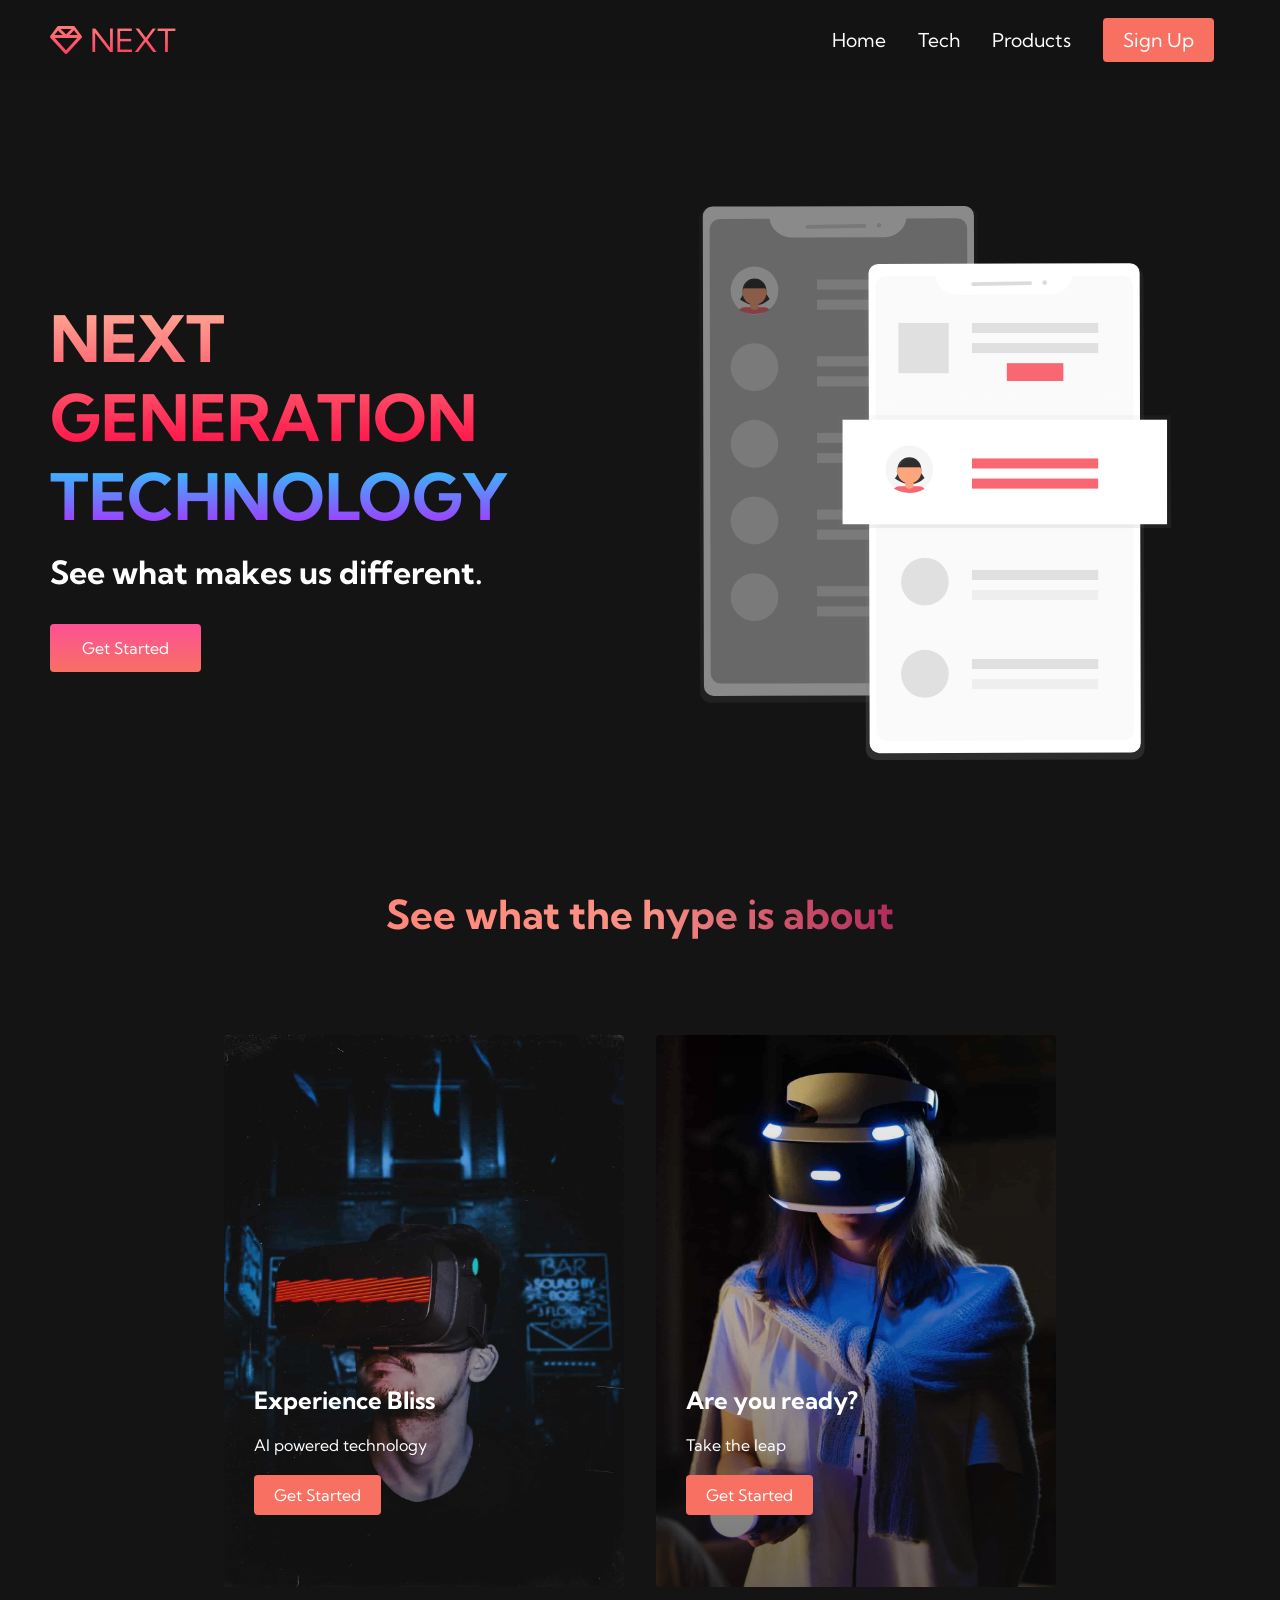
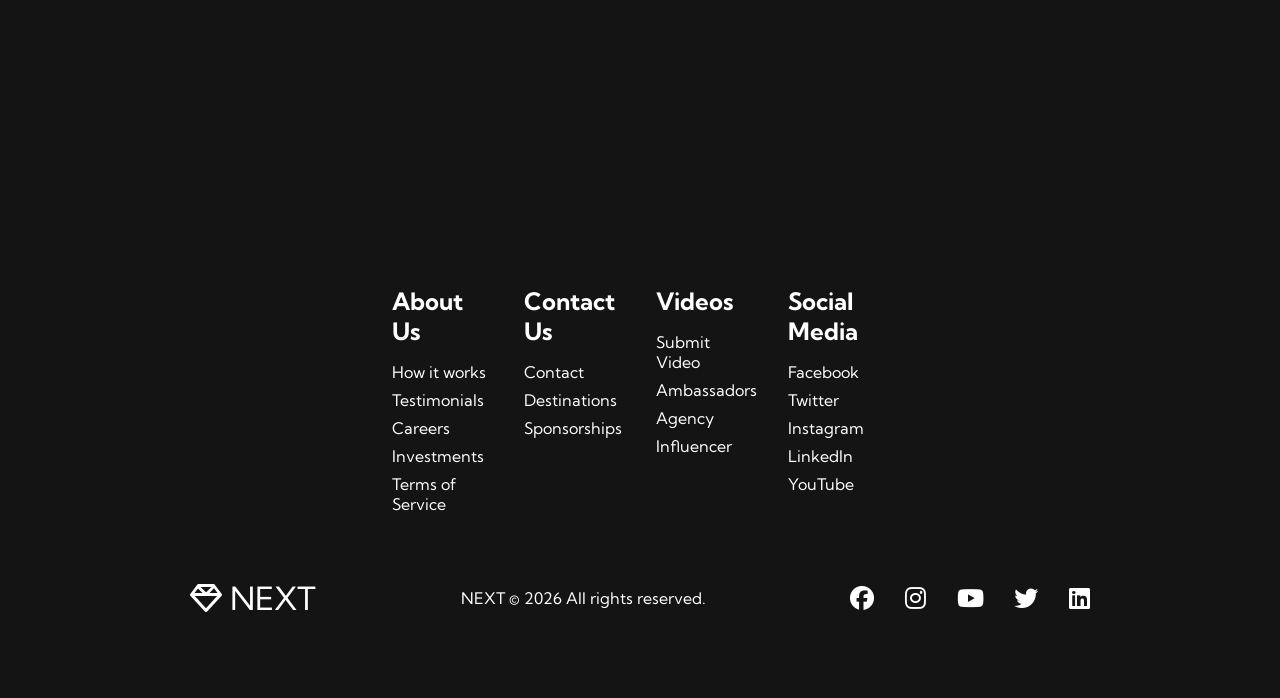
<file: index.html>
<!DOCTYPE html>
<html lang="en">
<head>
    <meta charset="UTF-8">
    <meta name="viewport" content="width=device-width, initial-scale=1.0">
    <title>Website</title>
    <link rel="stylesheet" href="styles.css">
    <link rel="stylesheet" href="https://cdnjs.cloudflare.com/ajax/libs/font-awesome/6.5.0/css/all.min.css"><!-- Font Awesome -->
    <!-- google font -->
    <link rel="preconnect" href="https://fonts.googleapis.com">
    <link rel="preconnect" href="https://fonts.gstatic.com" crossorigin>
    <link href="https://fonts.googleapis.com/css2?family=Kumbh+Sans:wght,YOPQ@600,300&display=swap" rel="stylesheet">
</head>
<body>
    <!-- Navbar section-->
    <!--Its a navbar container-->
    <nav class="navbar">
        <div class="navbar__container">
            <!--here is the logo, ideally should use image, but now its a String-->
            <!-- write a for tag and after that # and the id name and push tab, it will automaticall generate it (a#navbar__logo)-->
            <a href="" id="navbar__logo">
                <i class="fa-regular fa-gem"></i>NEXT</a> <!--i tag contains the fontawesome icon-->
            <!--.navbar__toggle#mobile-menu-->
            <div class="navbar__toggle" id="mobile-menu">
                <!--shift + alt + down arrow copy the line-->
                <span class="bar"></span>
                <span class="bar"></span>
                <span class="bar"></span>
            </div>
            <ul class="navbar__menu">
                <li class="navbar__item">
                    <a href="" class="navbar__links">
                    Home
                    </a>
                </li>
                <li class="navbar__item">
                    <a href="tech.html" class="navbar__links">
                    Tech
                    </a>
                </li>
                <li class="navbar__item">
                    <a href="" class="navbar__links">
                    Products
                    </a>
                </li>
                <li class="navbar__btn">
                    <a href="" class="button">
                    Sign Up
                    </a>
                </li>
            </ul>
        </div>
    </nav>

    <!-- Hero section -->
    <!-- A hero section is the large, prominent area at the top of a website’s homepage. 
    It usually includes a headline, a short description, and a call-to-action button. 
    The hero section is designed to grab visitors’ attention and quickly communicate the main message or value of the site.
    It often features a background image, video, or graphic.-->
    <div class="main">
        <div class="main__container">
            <div class="main__content">
                <h1>NEXT GENERATION</h1>
                <h2>TECHNOLOGY</h2>
                <p>See what makes us different.</p>
                <button class="main__btn">
                    <a href="">Get Started</a>
                </button>
            </div>
            <div class="main__img--container">
                <img src="images/pic1.svg" alt="pic" id="main__img"><!-- alt means alternative name of the picture. It will show if the image cannot be displayed -->
                <!-- pictures from https://undraw.co/--> <!-- you can add your collor at the side so the pictures will be alligned to it. Our color code is #FA6771-->
            </div>
        </div>

    </div>

    <!-- Service Section-->
    <div class="services">
        <h1>See what the hype is about</h1>
        <div class="services__container">
            <!--type .services__card and press tab to generate it-->
            <div class="services__card">
                <h2>Experience Bliss</h2>
                <p>AI powered technology</p>
                <button>Get Started</button>
            </div>
            <div class="services__card">
                <h2>Are you ready?</h2>
                <p>Take the leap</p>
                <button>Get Started</button>
            </div>
        </div>
    </div> 

    <!-- Footer section -->
    <div class="footer__container">
        <div class="footer__links">
            <div class="footer__link--wrapper">
                <div class="footer__link--items">
                    <h2>About Us</h2>
                    <a href="">How it works</a>
                    <a href="">Testimonials</a>
                    <a href="">Careers</a>
                    <a href="">Investments</a>
                    <a href="">Terms of Service</a>
                </div>
                <div class="footer__link--items">
                    <h2>Contact Us</h2>
                    <a href="">Contact</a>
                    <a href="">Destinations</a>
                    <a href="">Sponsorships</a>
                </div>
            </div>
            <div class="footer__link--wrapper">
                <div class="footer__link--items">
                    <h2>Videos</h2>
                    <a href="">Submit Video</a>
                    <a href="">Ambassadors</a>
                    <a href="">Agency</a>
                    <a href="">Influencer</a>
                </div>
                <div class="footer__link--items">
                    <h2>Social Media</h2>
                    <a href="">Facebook</a>
                    <a href="">Twitter</a>
                    <a href="">Instagram</a>
                    <a href="">LinkedIn</a>
                    <a href="">YouTube</a>
                </div>
            </div>
        </div>
        <div class="social__media">
            <div class="social__media--wrap">
                <div class="footer__logo">
                    <a href="/" id="footer__logo">
                    <i class="fa-regular fa-gem"></i>NEXT</a>
                </div>
                <p class="website__rights">NEXT © 2026 All rights reserved.</p>
                <div class="social__icons">
                    <a href="https://www.facebook.com/" class="social__icon--link" target="_blank"> <!-- it opens in a new tab -->
                    <i class="fab fa-facebook"></i></a>
                    <a href="https://www.instagram.com/" class="social__icon--link" target="_blank">
                    <i class="fab fa-instagram"></i></a>
                    <a href="https://www.youtube.com/" class="social__icon--link" target="_blank">
                    <i class="fab fa-youtube"></i></a>
                    <a href="https://www.twitter.com/" class="social__icon--link" target="_blank">
                    <i class="fab fa-twitter"></i></a>
                    <a href="https://www.linkedin.com/" class="social__icon--link" target="_blank">
                    <i class="fab fa-linkedin"></i></a>
            </div>
        </div>
    </div>

    <script src="app.js"></script>
</body>
</html>
</file>
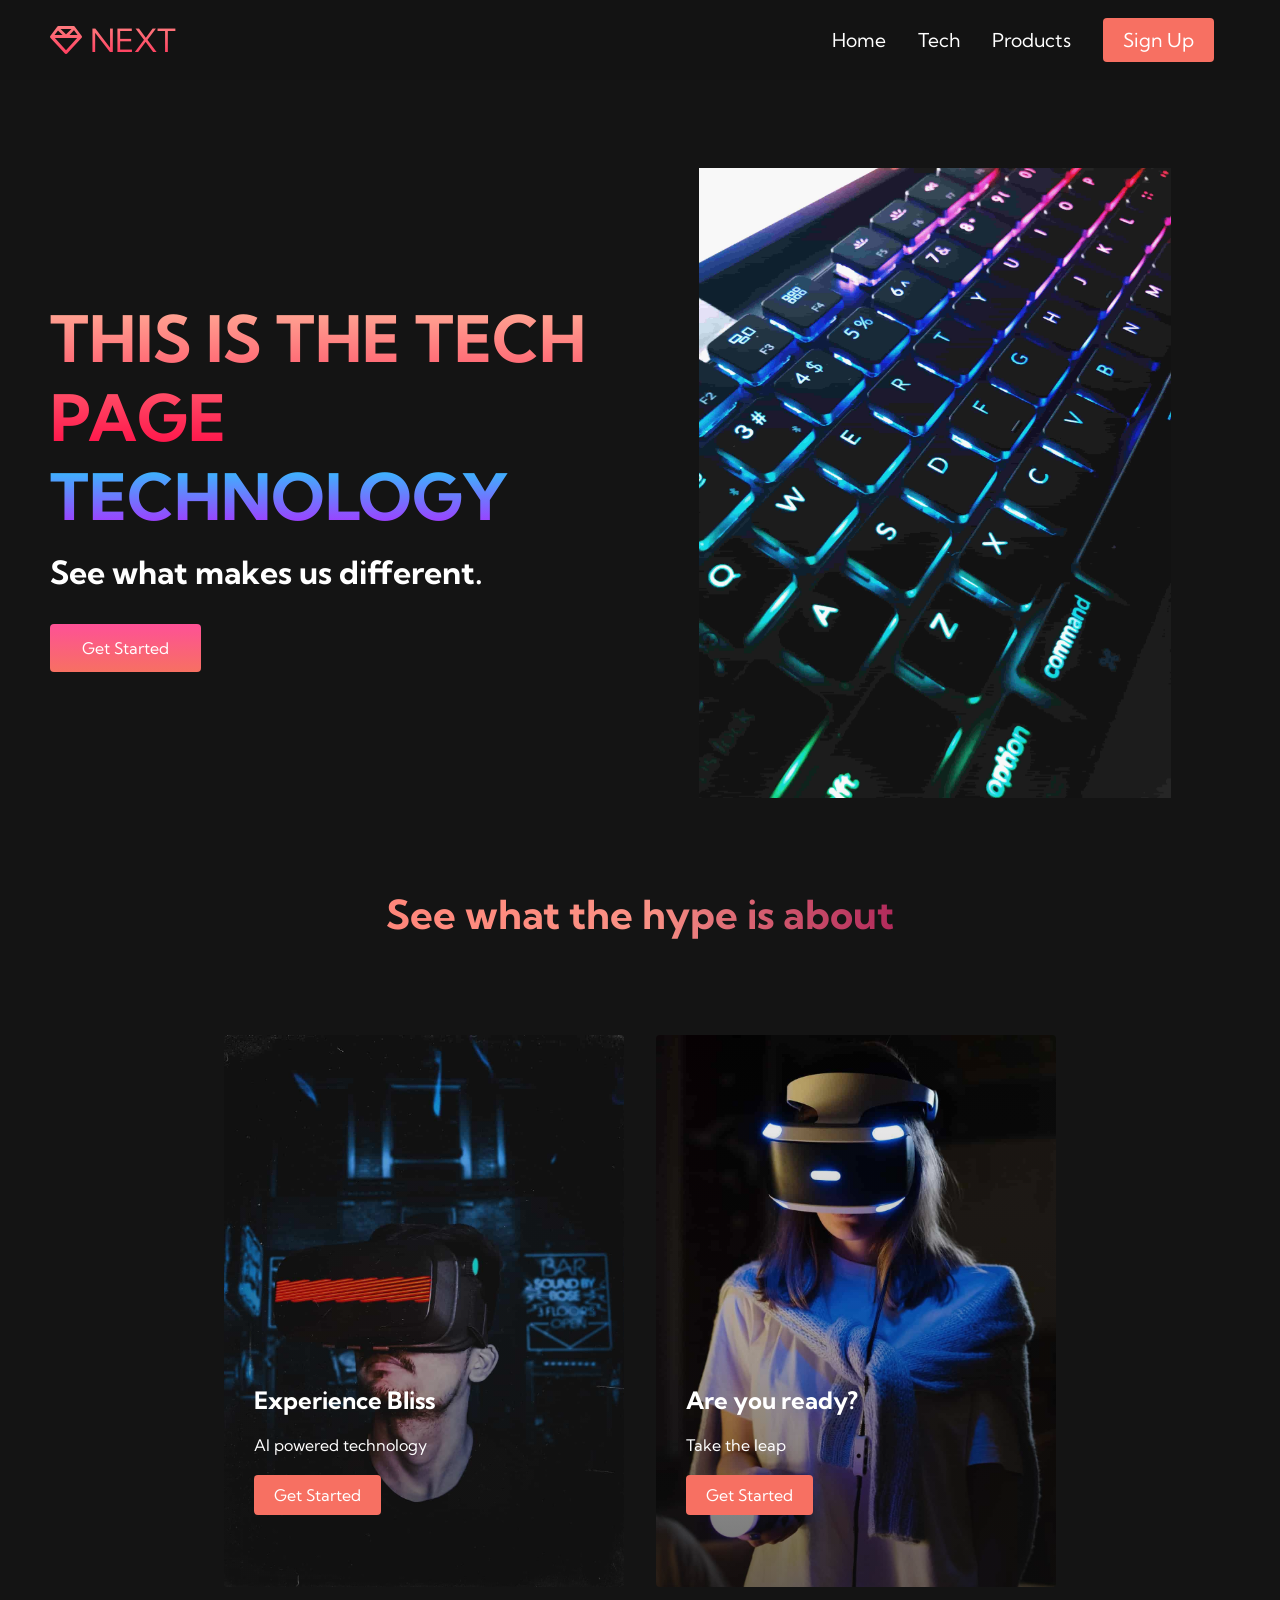
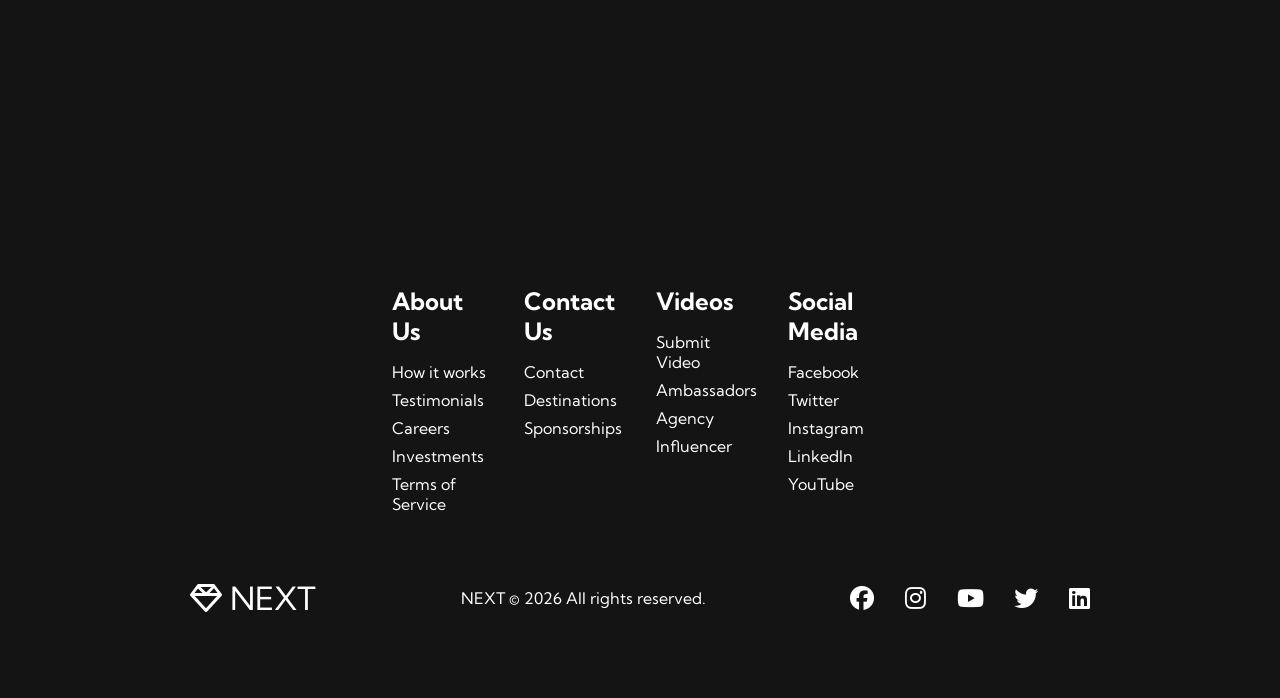
<file: tech.html>
<!DOCTYPE html>
<html lang="en">
<head>
    <meta charset="UTF-8">
    <meta name="viewport" content="width=device-width, initial-scale=1.0">
    <title>Website</title>
    <link rel="stylesheet" href="styles.css">
    <link rel="stylesheet" href="https://cdnjs.cloudflare.com/ajax/libs/font-awesome/6.5.0/css/all.min.css"><!-- Font Awesome -->
    <!-- google font -->
    <link rel="preconnect" href="https://fonts.googleapis.com">
    <link rel="preconnect" href="https://fonts.gstatic.com" crossorigin>
    <link href="https://fonts.googleapis.com/css2?family=Kumbh+Sans:wght,YOPQ@600,300&display=swap" rel="stylesheet">
</head>
<body>
    <!-- Navbar section-->
    <!--Its a navbar container-->
    <nav class="navbar">
        <div class="navbar__container">
            <!--here is the logo, ideally should use image, but now its a String-->
            <!-- write a for tag and after that # and the id name and push tab, it will automaticall generate it (a#navbar__logo)-->
            <a href="index.html" id="navbar__logo">
                <i class="fa-regular fa-gem"></i>NEXT</a> <!--i tag contains the fontawesome icon-->
            <!--.navbar__toggle#mobile-menu-->
            <div class="navbar__toggle" id="mobile-menu">
                <!--shift + alt + down arrow copy the line-->
                <span class="bar"></span>
                <span class="bar"></span>
                <span class="bar"></span>
            </div>
            <ul class="navbar__menu">
                <li class="navbar__item">
                    <a href="index.html" class="navbar__links">
                    Home
                    </a>
                </li>
                <li class="navbar__item">
                    <a href="tech.html" class="navbar__links">
                    Tech
                    </a>
                </li>
                <li class="navbar__item">
                    <a href="" class="navbar__links">
                    Products
                    </a>
                </li>
                <li class="navbar__btn">
                    <a href="" class="button">
                    Sign Up
                    </a>
                </li>
            </ul>
        </div>
    </nav>

    <!-- Hero section -->
    <!-- A hero section is the large, prominent area at the top of a website’s homepage. 
    It usually includes a headline, a short description, and a call-to-action button. 
    The hero section is designed to grab visitors’ attention and quickly communicate the main message or value of the site.
    It often features a background image, video, or graphic.-->
    <div class="main">
        <div class="main__container">
            <div class="main__content">
                <h1>THIS IS THE TECH PAGE</h1>
                <h2>TECHNOLOGY</h2>
                <p>See what makes us different.</p>
                <button class="main__btn">
                    <a href="">Get Started</a>
                </button>
            </div>
            <div class="main__img--container">
                <img src="images/pic2_compressed_10.jpg" alt="pic" id="main__img"><!-- alt means alternative name of the picture. It will show if the image cannot be displayed -->
                <!-- pictures from https://undraw.co/--> <!-- you can add your collor at the side so the pictures will be alligned to it. Our color code is #FA6771-->
            </div>
        </div>

    </div>

    <!-- Service Section-->
    <div class="services">
        <h1>See what the hype is about</h1>
        <div class="services__container">
            <!--type .services__card and press tab to generate it-->
            <div class="services__card">
                <h2>Experience Bliss</h2>
                <p>AI powered technology</p>
                <button>Get Started</button>
            </div>
            <div class="services__card">
                <h2>Are you ready?</h2>
                <p>Take the leap</p>
                <button>Get Started</button>
            </div>
        </div>
    </div> 

    <!-- Footer section -->
    <div class="footer__container">
        <div class="footer__links">
            <div class="footer__link--wrapper">
                <div class="footer__link--items">
                    <h2>About Us</h2>
                    <a href="">How it works</a>
                    <a href="">Testimonials</a>
                    <a href="">Careers</a>
                    <a href="">Investments</a>
                    <a href="">Terms of Service</a>
                </div>
                <div class="footer__link--items">
                    <h2>Contact Us</h2>
                    <a href="">Contact</a>
                    <a href="">Destinations</a>
                    <a href="">Sponsorships</a>
                </div>
            </div>
            <div class="footer__link--wrapper">
                <div class="footer__link--items">
                    <h2>Videos</h2>
                    <a href="">Submit Video</a>
                    <a href="">Ambassadors</a>
                    <a href="">Agency</a>
                    <a href="">Influencer</a>
                </div>
                <div class="footer__link--items">
                    <h2>Social Media</h2>
                    <a href="">Facebook</a>
                    <a href="">Twitter</a>
                    <a href="">Instagram</a>
                    <a href="">LinkedIn</a>
                    <a href="">YouTube</a>
                </div>
            </div>
        </div>
        <div class="social__media">
            <div class="social__media--wrap">
                <div class="footer__logo">
                    <a href="/" id="footer__logo">
                    <i class="fa-regular fa-gem"></i>NEXT</a>
                </div>
                <p class="website__rights">NEXT © 2026 All rights reserved.</p>
                <div class="social__icons">
                    <a href="/" class="social__icon--link" target="_blank"> <!-- it opens in a new tab -->
                    <i class="fab fa-facebook"></i></a>
                    <a href="/" class="social__icon--link" target="_blank">
                    <i class="fab fa-instagram"></i></a>
                    <a href="/" class="social__icon--link" target="_blank">
                    <i class="fab fa-youtube"></i></a>
                    <a href="/" class="social__icon--link" target="_blank">
                    <i class="fab fa-twitter"></i></a>
                    <a href="/" class="social__icon--link" target="_blank">
                    <i class="fab fa-linkedin"></i></a>
            </div>
        </div>
    </div>

    <script src="app.js"></script>
</body>
</html>
</file>
<file: styles.css>
* {
    box-sizing: border-box;
    margin: 0;
    padding: 0;
    /*Need declare it to automatically fill out for us*/
    font-family: 'Kumbh Sans', sans-serif;
}

.navbar {
    background: #131313;
    height: 80px;
    display: flex; /*It will put navbar element onto a row*/
    justify-content: center;
    align-items: center;
    font-size: 1.2rem; /*1rem = 16pixel*/
    position: sticky;
    top: 0;
    z-index: 999;/*like 3dimensions like stacking, 999 means itt will always above every other part of the website's content. Its not being covered by anything*/
 }

 .navbar__container {
    display: flex; /*The logo NEXT moved to the side*/
    justify-content: space-between;/*it will see on mobile phone*/
    height: 80px;
    z-index: 1; /*make above of everything*/
    width: 100%; /*itt separate the nav items and the logos to the two corner/side ot the pages*/
    max-width: 1300px;
    margin: 0 auto ; /*first value is the top, second is right, bottom, left if you use 0 0 0 0 definitin. If you use two parameter the the first is top and bottom, second is left/right*/
    padding: 0 50px; /*same as above*/
 }

 /*use # because it is a logo*/
#navbar__logo {
    background-color: #ff8177; /*we have a linear gradient but in case it failed at lease we have something*/
    background-image: linear-gradient(to top, #ff0844 0%, #ffb199 100%); /*first 0 percent comma, second collor 100% so it create a little gradient effect on background color*/
    background-size: 100%;
    -webkit-background-clip: text; /*the background color will dissapear*/
    -moz-background-clip: text;
    -webkit-text-fill-color: transparent;
    -moz-text-fill-color: transparent;
    display: flex;
    align-items: center;/*move logo in center positin inside the nav colored line*/
    cursor: pointer; /*It create a little hand simbole if you hover over it*/
    text-decoration: none; /*get rid of the underline, because its an a tag that why there is an underline*/
    font-size: 2rem;
}

/*It the actual icon style*/
.fa-gem {
    margin-right: 0.5rem;
}

.navbar__menu {
    display: flex; /*It put the list element int a one row*/
    align-items: center;
    list-style: none; /*Itt will separate the list element -> nem csusznak egymasba*/
    text-align: center;
}

.navbar__item {
    height: 80px;
}

.navbar__links {
    color: #fff;
    display: flex;
    align-items: center;
    justify-content: center;
    text-decoration: none; /*remove underline (because it is an a tag)*/
    padding: 0 1rem;
    height: 100%; /*I think it fills the space, so thats why it posotioned in center position. CHECK IT!*/
}

.navbar__btn {
    display: flex;
    justify-content: center;
    align-items: center;
    padding: 0 1rem;
    width: 100%;
}

.button {
    display: flex;
    justify-content: center;
    align-items: center;
    text-decoration: none;
    padding: 10px 20px;
    height: 100%;
    width: 100%;
    border: none;
    outline: none;
    border-radius: 4px;
    background: #f77062;
    color: #fff; /*text color*/
}

/*define hover effect*/
.button:hover {
    background: #4837ff;
    transition: all 0.3s ease; /*With ease the transition will be smooth*/
}

.navbar__links:hover {
    color: #f77062;
    transition: all 0.3s ease; /*With ease the transition will be smooth*/
}

/*---- mobile responseve part ----*/

/*It triggers at 960px*/
@media screen and (max-width: 960px) {
    .navbar__container {
        display: flex;
        justify-content: space-between;
        height: 80;
        z-index: 1; /*make above of everything*/
        width: 100%;
        max-width: 1300px;
        padding: 0;
    }

    /*This is the mobile menu bars which appear when the windows size is mobile device sized (belowe our minimum settings)*/
    .navbar__menu {
        display: grid;
        grid-template-columns: auto;
        margin: 0;
        width: 100%;
        position: absolute; /*CHECK IT, it put the menu items center but check it*/
        top: -1000px; /*The animation coming from the top and because big negativ number it ensures that it will never seen. When we click it set the top back to the value where we can see it*/
        opacity: 0; /*0 because we dont want to see it*/
        transition: all 0.5s ease;
        height: 50vh; /*viewport height*/
        z-index: -1; /*that way i should be able to click on the icon to trigger this*/
        background: #131313;
    }

    /*JavaScript to trigger this*/
    .navbar__menu.active {
        background: #131313;
        top: 100%; /*This value essentially show the entire active menu*/
        opacity: 1; /*so we will see it*/
        transition: all 0.5s ease;
        z-index: 99;
        height: 50vh;
        font-size: 1.6rem;
    }

    #navbar__logo {
        padding-left: 25px;
    }

    /*check why need white space befor .bar*/
    .navbar__toggle .bar {
        width:25px;
        height: 3px;
        margin: 5px auto;
        transition: all 0.3s ease-in-out;
        background: #fff;
    }

    .navbar__item {
        width: 100%;
    }

    .navbar__links {
        text-align: center;
        padding: 2rem;
        width: 100%;
        display: table;
    }

    /*# means id*/
    #mobile-menu {
        position: absolute;
        top: 25%;
        right: 5%;
        transform: translate(5%, 20%);
    }

    .navbar__btn {
        padding-bottom: 2rem;
    }

    .button {
        display: flex;
        justify-content: center;
        align-items: center;
        width: 80%;
        height: 80px;
        margin: 0;
    }

    .navbar__toggle .bar {
        display: block;
        cursor: pointer;
    }

    /*nth-child(2) means its targets the second child*/
    #mobile-menu.is-active .bar:nth-child(2) {
        opacity: 0; /*its mean we dont want to see it at all*/
    }

    /*we want to target the top bar so its 1*/
    #mobile-menu.is-active .bar:nth-child(1) {
        transform: translateY(8px) rotate(45deg);
    }

    /*we want to target the third bar now*/
    #mobile-menu.is-active .bar:nth-child(3) {
        transform: translateY(-8px) rotate(-45deg);
    }

}


/*Hero Section CSS*/
.main {
    background-color: #141414;
}

.main__container {
    display: grid;
    grid-template-columns: 1fr 1fr; /*it means we have two column and they will take the same space*/
    align-items: center;
    justify-self: center; /*check it*/
    margin: 0 auto;
    height: 90vh;
    background-color: #141414;
    z-index: 1;
    width: 100%;
    max-width: 1300px;
    padding: 0 50px; /*top and bottom 0, left and right 50px*/
}

.main__content h1 {
    font-size: 4rem;
    background-color: #ff8177;
    background-image: linear-gradient(to top, #ff0844 0%, #ffb199 100%);
    background-color: 100%;
    -webkit-background-clip: text; /*the background color will dissapear*/
    -moz-background-clip: text;
    -webkit-text-fill-color: transparent;/*It will make the text transparent and show the background color*/
    -moz-text-fill-color: transparent;
}

.main__content h2 {
    font-size: 4rem;
    background-color: #ff8177;
    background-image: linear-gradient(to top, #b721ff 0%, #21d4fd 100%);
    background-color: 100%;
    -webkit-background-clip: text; /*the background color will dissapear*/
    -moz-background-clip: text;
    -webkit-text-fill-color: transparent;/*It will make the text transparent and show the background color*/
    -moz-text-fill-color: transparent;
}

.main__content p {
    margin-top: 1rem;
    font-size: 2rem;
    font-weight: 700;
    color: #fff;
}

.main__btn {
    font-size: 1rem;
    background-image: linear-gradient(to top, #f77062 0%, #fe5196 100%); /*check it*/
    padding: 14px 32px;
    border: none;
    border-radius: 4px;
    color: #fff;
    margin-top: 2rem;
    cursor: pointer;
    position: relative;/*check it*/
    transition: all 0.3s;/*check it*/
    outline: none;/*check it*/
}

/*Check this hover effect*/
.main__btn a {
    /*we are doing little hover effects*/
    position: relative;/*check it*/
    z-index: 2;
    color: #fff;
    text-decoration: none; /*it removes the underline*/
}

.main__btn:after {
    position: absolute;
    content: ''; /*when you see the hover effects like nothing there except what the color is */
    top: 0;
    left: 0;
    width: 0;
    height: 100%;
    background: #4837ff;
    transition: all 0.3s;
    border-radius: 4px;
}

.main__btn:hover {
    color:#fff;
}

.main__btn:hover:after {
    width: 100%;
}

.main__img--container {
    text-align: center;
}

#main__img {
    height: 80%;
    width: 80%; 
}

/*--- Mobile responsive*/
@media screen and (max-width: 768px) {
    /*lets target the main container*/
    .main__container {
        display: grid;
        grid-template-columns: auto;
        align-items: center;
        justify-self: center;
        width: 100%;
        margin: 0 auto;
        /*height: 90vh;*/
        height: auto;/**/
    }

    .main__content {
        text-align: center;
        margin-bottom: 4rem;
    }

    .main__content h1 {
        font-size: 2.5rem;
        margin-top: 2rem;
    }

    .main__content h2 {
        font-size: 3rem;
    }

    .main__content p {
        margin-top: 1rem;
        font-size: 1.5rem;
    }
 
}

@media screen and (max-width: 480px) {/*media query*/
   .main__content h1 {
        font-size: 2rem;
        margin-top: 3rem;
    }

    .main__content h2 {
        font-size: 2rem;
    }

    .main__content p {
        margin-top: 2rem;
        font-size: 1.5rem;
    }

    .main__btn {
        padding: 12px 36px;
        margin: 2.5rem 0; /*2.5rem by 0*/
    }
}

/*Service Section CSS*/
.services {
    background: #141414;
    display: flex;
    flex-direction: column;/*It will organize the child elements in a column*/
    align-items: center;
    min-height: 100vh; /*view port height*/
    /*The issue is on the .services section which has height: 100vh — a fixed height equal to the viewport. 
    When the screen is wide enough to display the cards side by side, the total content height (heading + large 552px cards + margins) can exceed that fixed height, causing the content to overflow outside the dark #141414 background. 
    The white body background then shows through at the bottom.
    Solution:
    min-height: 100vh means the section is at least full viewport height, 
    but grows taller if the content needs more space — so the dark background always covers the content fully.
    */
}

.services h1 {
    background-color: #ff8177;
    background-image: linear-gradient(
        to right, 
        #ff8177 0%, 
        #ff867a 0%, 
        #ff8c7f 21%,
        #f99185 52%, 
        #cf556c 78%, 
        #b12a5b 100%
    ); /*It provides the gradient effect (color transition)*/
    background-size: 100%; /*check it*/
    margin-bottom: 5rem;
    font-size: 2.5rem;
    -webkit-background-clip: text; /*the background color will dissapear*/
    -moz-background-clip: text;
    -webkit-text-fill-color: transparent;/*It will make the text transparent and show the background color*/
    -moz-text-fill-color: transparent;
}

.services__container {
    display: flex; /*check it. Itt will provide a flexible layout so when you increase the screen size the cards will be
    card should be next to each other (side by side). When you decrease it they should position themselves in a column*/
    justify-content: center;
    flex-wrap: wrap;
}

/*pictures from https://www.pexels.com/ It is a free stock photo and video website */

.services__card {
    margin: 1rem;
    height: 552px;
    width: 400px;
    border-radius: 4px;

    /*Esentially it is a linear gradient on the background to make it little darker, becase when it is to bright when I 
    had a text that you couldn't even read. So it is doing this effect */
    background-image: linear-gradient(
        to bottom, rgba(0,0,0,0) 0%, rgba(17, 17, 17, 0.6) 100%
        ),
        url('images/pic3_reducedSizeAndCompressed30.jpg'); /*the second part is the actual image*/
    background-size: cover; /*it will cover the entire card*/ 
    position: relative; /*I want to make sure I can position the text where I want it*/
    color: #fff;
    /*All child elements that don't have their own color rule will "bubble up" and use the parent's white color. 
    It's a shorthand way to set a default text color for all content inside the card without targeting each element individually.
    The color property in CSS is inherited by default. This means any text elements (<p>, <h2>, <span>, etc.) nested inside .services__card will automatically inherit color: #fff from their parent, unless they define their own color value*/
}

.services__card:nth-child(2) {
     background-image: linear-gradient(
        to bottom, rgba(0,0,0,0) 0%, rgba(17, 17, 17, 0.6) 100%
    ),
        /*url('/images/pic4.jpg'); this is absolute path which work only locally. Use relative path instead*/
    url('images/pic4_reducedSizeAndCompressedTo30.jpg');   
}

.services h2 {
    position: absolute;
    top: 350px;
    left: 30px;
}

.services p {
    position: absolute; /*check absolute positioning*/
    top: 400px;
    left: 30px;
}

.services__card button {
    color: #fff;
    padding: 10px 20px;
    border: none;
    outline: none; /* is the border-like ring that browsers draw outside the element's border when it receives focus (e.g., when you click a button or tab to it with the keyboard).
    removes that default browser focus ring.*/
    /*
    Accessibility warning: Removing the outline can be harmful for keyboard users who rely on the visible focus indicator to know which element is selected. A better practice is to only hide it for mouse users:
    .services__card button:focus:not(:focus-visible) {
    outline: none;
    }
    This removes the outline on mouse click, but keeps it for keyboard navigation.
    */
    border-radius: 4px;
    background: #f77062;
    position: absolute;
    top: 440px;
    left: 30px;
    font-size: 1rem;
    cursor: pointer;
}

/*hover over effects*/
.services__card:hover {
    /*This is going to scale it to increase the card size when you hover over it*/
    transform: scale(1.075);
    transition: 0.2s ease-in; /*check it*/
    cursor: pointer;
}

@media screen and (max-width: 960px){
    .services {
        height: 1600px; /*cards will have enough space to stack vertically when the screen is narrower, 
        so they don't overflow
        Without this, the cards would overflow outside the section's background*/
    }

    .services h1 {
        font-size: 2rem;/*shrinks the heading slightly to fit a narrower screen*/
        margin-top: 12rem;/*.services h1 pushes the heading down within the services section, 
        which visually increases the gap between the bottom of .main__container (the hero section) and the services heading*/
    }
}

@media screen and (max-width: 480) {
    .services {
        height: 1400px;
    }

    .services h1 {
        font-size: 1.2rem;
        margin-top: 8rem;
    }

    .services__card {
        width: 300px;
    }
}

/*Footer section CSS*/
.footer__container {
    background-color: #141414;
    padding: 5rem 0; /*5rem top and bottom, 0 left and right*/
    display: flex;
    flex-direction: column;
    justify-content: center; /*It will put the content in the center of the footer section*/
    align-items: center;
}

#footer__logo {
    color: #fff;
    display: flex;
    align-items: center;/*move logo in center position inside the nav colored line*/
    cursor: pointer; /*It create a little hand simbole if you hover over it*/
    text-decoration: none; /*get rid of the underline, because its an a tag that why there is an underline*/
    font-size: 2rem;
}

.footer__links {
    width: 100%;
    max-width: 1000px;
    display: flex;
    justify-content: center;
}

.footer__link--wrapper {
    display: flex; /*It will put the list element int a one row*/
}

.footer__link--items {
    display: flex;
    flex-direction: column; /*It will organize the child elements in a column*/
    align-items: flex-start; /*It will align the items to the start of the column (left side)*/
    margin: 16px; /*It is 1rem*/
    text-align: left;
    width: 100px;
    box-sizing: border-box; /*It ensures that padding and border are included in the total width and height of the element, 
    preventing unexpected layout issues when adding padding or borders*/
}

.footer__link--items h2 {
    margin-bottom: 16px; /*It is 1rem*/
}

.footer__link--items > h2 { /*This means: "select any h2 that is a direct child of .footer__link--items"*/
    color: #fff;
}

.footer__link--items a {
    color: #fff;
    text-decoration: none; /*It removes the underline from the links*/
    margin-bottom: 0.5rem; /*It is 8px*/
}

.footer__link--items a:hover {
    color: #e9e9e9;
    transition: 0.3s ease-out; /*It creates a smooth transition effect when the color changes on hover.
    ease-out controls the speed curve of the transition — it starts fast and slows down at the end.*/
}

/*Social icons*/

.social__icon--link {
    color: #fff;
    font-size: 24px;
}

.social__media {
    max-width: 1000px;
    width: 100%;
}

.social__media--wrap {
    display: flex;
    justify-content: space-between; /*It will put the content at the start and end of the container, creating space between them*/
    align-items: center;
    width: 90%;/*It will make the content take up 90% of the container's width, leaving some space on the sides for better aesthetics and readability*/
    max-width: 1000px;
    margin: 40px auto 0 auto; /*40px top, auto right, 0 bottom, auto left. It centers the content horizontally and adds space above it*/
}

.social__icons {
    display: flex; /*It will put the icons in a row*/
    justify-content: space-between; /*It will put the icons at the start and end of the container, creating space between them*/
    align-items: center;
    width: 240px; /*It will set a fixed width for the container that holds the social media icons, ensuring they are spaced out evenly within that area*/
}

/*Currently it is a dead code check it*/
.social__logo {
    color: #fff;
    justify-self: flex-start; /*It will align the logo to the start of the container (left side)*/
    margin-left: 20px;
    cursor: pointer;
    text-decoration: none;
    font-size: 2rem;
    display: flex;
    align-items: center;
    margin-bottom: 16px;
}

.website__rights {
    color: #fff;
}

/*--- Mobile responsive part ---*/
@media screen and (max-width: 820px) {

    .footer__links {
        padding-top: 2rem; /*It will add space above the links to separate them 
        from the logo and social media icons, improving readability on smaller screens*/
    }

    #footer__logo {
        margin-bottom: 2rem; /*It will add space below the logo to separate it from the links, improving readability on smaller screens*/
    }

    .website__rights {
        margin-bottom: 2rem; /*It will add space below the copyright notice to separate it from the social media icons, improving readability on smaller screens*/
    }


    .footer__link--wrapper {
        flex-direction: column; /*It will organize the link sections in a column, stacking them vertically 
        instead of side by side, which is more suitable for narrow screens*/
    }

    .social__media--wrap {
        flex-direction: column; /*It will organize the social media section in a column, stacking the logo, copyright notice, and icons vertically 
        instead of side by side, which is more suitable for narrow screens*/
    }
}

@media screen and (max-width: 480px) {
    .footer__link--items {
        margin: 0;/*It will remove the margin around each link section (we set 16px previously so this will remove)
        to save space on smaller screens, 
        allowing the sections to fit better within the limited width*/
        padding: 10px; /*It will add padding inside each link section to create some space between the content 
        and the edges of the section, improving readability on smaller screens*/
        width: 100%; /*It will make each link section take up the full width of the container, 
        allowing them to stack vertically and fit better on narrow screens*/
    }
}
</file>
